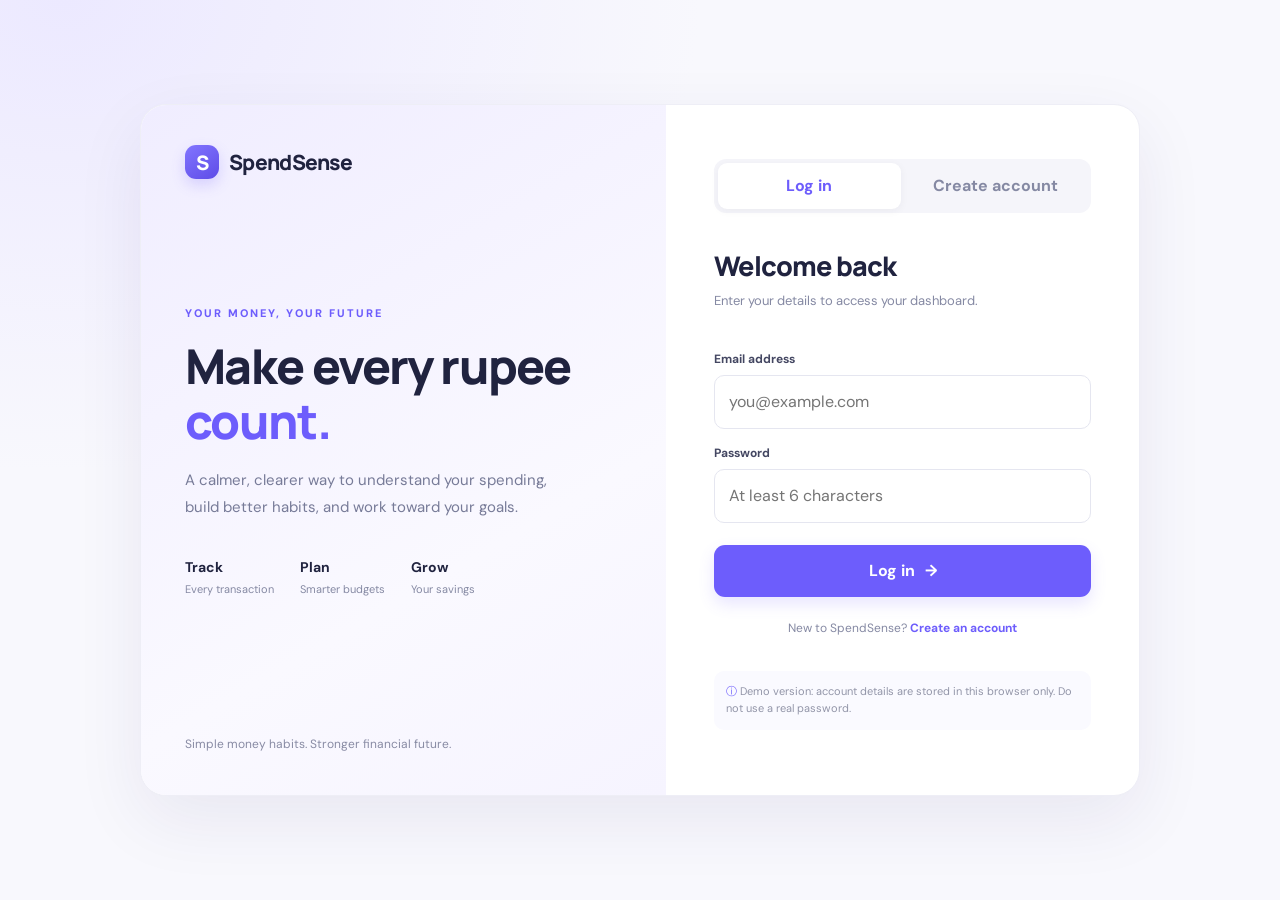
<file: login.html>
<!DOCTYPE html>
<html lang="en">
<head>
  <meta charset="UTF-8">
  <meta name="viewport" content="width=device-width, initial-scale=1.0">
  <title>SpendSense | Welcome</title>
  <link rel="stylesheet" href="style.css">
  <script src="auth.js" defer></script>
</head>
<body class="auth-page">
  <main class="auth-shell">
    <section class="auth-brand">
      <a class="brand" href="login.html">
        <span class="brand-mark">S</span> SpendSense
      </a>

      <div class="brand-copy">
        <span class="eyebrow">YOUR MONEY, YOUR FUTURE</span>
        <h1>Make every rupee<br><span>count.</span></h1>
        <p>
          A calmer, clearer way to understand your spending,
          build better habits, and work toward your goals.
        </p>

        <div class="mini-stats">
          <div><strong>Track</strong><small>Every transaction</small></div>
          <div><strong>Plan</strong><small>Smarter budgets</small></div>
          <div><strong>Grow</strong><small>Your savings</small></div>
        </div>
      </div>

      <p class="auth-footnote">
        Simple money habits. Stronger financial future.
      </p>
    </section>

    <section class="auth-panel">
      <div class="auth-tabs">
        <button class="auth-tab active" type="button" data-mode="login">Log in</button>
        <button class="auth-tab" type="button" data-mode="signup">Create account</button>
      </div>

      <div class="auth-heading">
        <h2 id="authTitle">Welcome back</h2>
        <p id="authSubtitle">Enter your details to access your dashboard.</p>
      </div>

      <form id="authForm">
        <label for="nameField" id="nameLabel" class="hidden">Full name</label>
        <input
          id="nameField"
          type="text"
          placeholder="Full name"
          autocomplete="name"
          class="hidden"
        >

        <label for="emailField">Email address</label>
        <input
          id="emailField"
          type="email"
          placeholder="you@example.com"
          autocomplete="email"
          required
        >

        <label for="passwordField">Password</label>
        <input
          id="passwordField"
          type="password"
          placeholder="At least 6 characters"
          autocomplete="current-password"
          minlength="6"
          required
        >

        <p id="authMessage" class="form-message" aria-live="polite"></p>

        <button class="btn btn-primary btn-full" id="authSubmit" type="submit">
          Log in <span>→</span>
        </button>
      </form>

      <p class="auth-switch" id="authSwitch">
        New to SpendSense?
        <button type="button" data-mode="signup">Create an account</button>
      </p>

      <p class="security-note">
        <span>ⓘ</span>
        Demo version: account details are stored in this browser only.
        Do not use a real password.
      </p>
    </section>
  </main>
</body>
</html>
</file>
<file: style.css>
@import url('https://fonts.googleapis.com/css2?family=DM+Sans:wght@400;500;600;700&family=Manrope:wght@400;500;600;700;800&display=swap');

:root {
  --purple: #6d5dfc;
  --purple-dark: #5747e8;
  --purple-soft: #f0eeff;
  --ink: #20233f;
  --muted: #8589a3;
  --line: #ececf4;
  --bg: #f7f8fc;
  --green: #22a879;
  --orange: #f49a48;
  --blue: #4c91f5;
  --shadow: 0 8px 28px rgba(38, 35, 87, .055);
}

* {
  box-sizing: border-box;
}

html {
  scroll-behavior: smooth;
  scroll-padding-top: 90px;
}

body {
  margin: 0;
  min-width: 320px;
  color: var(--ink);
  font-family: 'DM Sans', Arial, sans-serif;
  background: var(--bg);
  line-height: 1.5;
  overflow-x: hidden;
}

button,
input,
select {
  font: inherit;
}

button {
  cursor: pointer;
}

a {
  color: inherit;
  text-decoration: none;
}

.hidden {
  display: none !important;
}

.btn {
  border: 0;
  border-radius: 11px;
  padding: 12px 18px;
  font-weight: 700;
  display: inline-flex;
  align-items: center;
  justify-content: center;
  gap: 10px;
  transition: transform .2s, background .2s, box-shadow .2s;
}

.btn:hover {
  transform: translateY(-1px);
}

.btn-primary {
  background: var(--purple);
  color: #fff;
  box-shadow: 0 7px 16px rgba(109, 93, 252, .16);
}

.btn-primary:hover {
  background: var(--purple-dark);
}

.btn-soft {
  background: var(--purple-soft);
  color: var(--purple);
  padding: 10px 16px;
}

.btn-full {
  width: 100%;
}

.brand {
  display: inline-flex;
  align-items: center;
  gap: 10px;
  font: 800 21px 'Manrope', sans-serif;
  letter-spacing: -.7px;
}

.brand-mark {
  width: 34px;
  height: 34px;
  display: grid;
  place-items: center;
  border-radius: 11px;
  background: linear-gradient(145deg, #8275ff, #5e4ce7);
  color: #fff;
  font-size: 20px;
  box-shadow: 0 6px 14px #6d5dfc35;
}

.eyebrow {
  display: block;
  color: var(--purple);
  font-size: 11px;
  font-weight: 800;
  letter-spacing: 2px;
}

.panel,
.summary-card {
  background: #fff;
  border: 1px solid #eeeeF5;
  border-radius: 17px;
  box-shadow: var(--shadow);
}

/* =========================
   LOGIN AND SIGN-UP PAGE
========================= */

.auth-page {
  min-height: 100vh;
  display: grid;
  place-items: center;
  padding: 28px;
  background: radial-gradient(
    ellipse at 5% 0%,
    #ece9ff 0,
    transparent 37%
  ), #f8f8fd;
}

.auth-shell {
  width: min(100%, 1000px);
  min-height: 620px;
  display: grid;
  grid-template-columns: 1fr .9fr;
  background: #fff;
  border: 1px solid #eeeef6;
  border-radius: 26px;
  overflow: hidden;
  box-shadow: 0 24px 70px #29205e13;
}

.auth-brand {
  padding: 40px 44px 30px;
  background: linear-gradient(
    150deg,
    #f0edff,
    #faf9ff 65%,
    #f6f4ff
  );
  display: flex;
  flex-direction: column;
  justify-content: space-between;
  min-width: 0;
}

.brand-copy {
  margin: 48px 0;
}

.brand-copy h1 {
  font: 800 clamp(34px, 4vw, 48px)/1.14 'Manrope', sans-serif;
  letter-spacing: -1.7px;
  margin: 18px 0;
}

.brand-copy h1 span {
  color: var(--purple);
}

.brand-copy p {
  max-width: 390px;
  color: #777b98;
  font-size: 15px;
  line-height: 1.8;
}

.mini-stats {
  display: flex;
  gap: 26px;
  margin-top: 36px;
  flex-wrap: wrap;
}

.mini-stats div {
  display: grid;
  gap: 3px;
}

.mini-stats strong {
  font-size: 14px;
}

.mini-stats small {
  color: var(--muted);
  font-size: 11px;
}

.auth-footnote {
  font-size: 12px;
  color: #888ba4;
}

.auth-panel {
  padding: 54px 48px;
  display: flex;
  flex-direction: column;
  justify-content: center;
  min-width: 0;
}

.auth-tabs {
  display: flex;
  padding: 4px;
  border-radius: 12px;
  background: #f5f5fa;
  gap: 4px;
}

.auth-tab {
  flex: 1;
  border: 0;
  border-radius: 9px;
  padding: 11px;
  background: transparent;
  color: #8589a3;
  font-weight: 700;
}

.auth-tab.active {
  background: #fff;
  color: var(--purple);
  box-shadow: 0 2px 8px #20233f0d;
}

.auth-heading {
  margin: 34px 0 24px;
}

.auth-heading h2 {
  font: 800 27px 'Manrope', sans-serif;
  letter-spacing: -.8px;
  margin: 0 0 7px;
}

.auth-heading p {
  margin: 0;
  color: var(--muted);
  font-size: 13px;
}

.auth-panel form > label,
.modal form > label,
.goal-form label,
.budget-form label {
  display: block;
  margin: 15px 0 7px;
  font-size: 12px;
  font-weight: 700;
  color: #444762;
}

.auth-panel input,
.modal input:not([type=radio]),
.modal select,
.goal-form input,
.budget-form input,
.transaction-tools input,
.transaction-tools select {
  width: 100%;
  min-width: 0;
  border: 1px solid #e5e6f0;
  border-radius: 10px;
  background: #fff;
  color: var(--ink);
  padding: 12px 13px;
  outline: none;
  transition: border .2s, box-shadow .2s;
}

input:focus,
select:focus {
  border-color: #a59bff !important;
  box-shadow: 0 0 0 3px #6d5dfc16;
}

.auth-panel input {
  padding: 14px;
}

.auth-panel .btn {
  margin-top: 22px;
  padding: 14px;
}

.form-message {
  min-height: 0;
  font-size: 12px;
  margin: 8px 0 0;
  color: var(--muted);
}

.form-message:empty {
  display: none;
}

.form-message.error {
  color: #d84d61;
}

.form-message.success {
  color: var(--green);
}

.auth-switch {
  text-align: center;
  font-size: 12px;
  color: var(--muted);
  margin-top: 22px;
}

.auth-switch button {
  border: 0;
  background: none;
  color: var(--purple);
  font-weight: 700;
  padding: 0;
}

.security-note {
  font-size: 11px;
  color: #9295a8;
  background: #fafaff;
  border-radius: 10px;
  padding: 12px;
  line-height: 1.6;
  margin-top: 22px;
}

.security-note span {
  color: var(--purple);
}

/* =========================
   DASHBOARD LAYOUT
========================= */

.app-layout {
  min-height: 100vh;
  display: flex;
  align-items: stretch;
  width: 100%;
  max-width: 100%;
  overflow: clip;
}

.sidebar {
  width: 245px;
  flex: 0 0 245px;
  background: #fff;
  border-right: 1px solid var(--line);
  padding: 27px 17px 18px;
  display: flex;
  flex-direction: column;
  min-height: 100vh;
  position: sticky;
  top: 0;
  height: 100vh;
  z-index: 20;
}

.sidebar .brand {
  padding: 0 10px 35px;
  font-size: 19px;
}

.side-label {
  padding: 0 12px 12px;
  font-size: 10px;
  letter-spacing: 1.5px;
  font-weight: 800;
  color: #a2a5b8;
}

.side-nav {
  display: grid;
  gap: 5px;
}

.side-link {
  display: flex;
  align-items: center;
  gap: 12px;
  padding: 12px;
  border-radius: 10px;
  color: #777b96;
  font-size: 13px;
  font-weight: 600;
  transition: .2s;
}

.side-link > span {
  font-size: 18px;
  width: 22px;
  text-align: center;
}

.side-link:hover,
.side-link.active {
  background: var(--purple-soft);
  color: var(--purple);
}

.sidebar-bottom {
  margin-top: auto;
}

.sidebar-tip {
  padding: 16px 14px;
  margin: 20px 2px;
  background: linear-gradient(145deg, #f2efff, #faf9ff);
  border: 1px solid #eeebff;
  border-radius: 13px;
}

.tip-icon {
  display: grid;
  place-items: center;
  width: 27px;
  height: 27px;
  border-radius: 8px;
  background: #fff;
  color: var(--purple);
  margin-bottom: 12px;
}

.sidebar-tip strong {
  font-size: 12px;
}

.sidebar-tip p {
  font-size: 11px;
  color: #8589a3;
  line-height: 1.7;
  margin: 6px 0 0;
}

.logout-button {
  border: 0;
  background: transparent;
  width: 100%;
  text-align: left;
}

.profile-mini {
  border-top: 1px solid var(--line);
  margin-top: 8px;
  padding: 16px 5px 0;
  display: flex;
  align-items: center;
  gap: 10px;
  min-width: 0;
}

.avatar {
  width: 35px;
  height: 35px;
  flex: 0 0 35px;
  display: grid;
  place-items: center;
  border-radius: 50%;
  background: #e9e5ff;
  color: var(--purple);
  font-weight: 800;
}

.profile-copy {
  min-width: 0;
  display: grid;
  gap: 2px;
}

.profile-copy strong {
  font-size: 11px;
  overflow: hidden;
  text-overflow: ellipsis;
  white-space: nowrap;
}

.profile-copy small {
  font-size: 10px;
  color: var(--muted);
  overflow: hidden;
  text-overflow: ellipsis;
  white-space: nowrap;
}

.profile-dots {
  margin-left: auto;
  color: #9699ad;
}

/* Main content */

.main-content {
  flex: 1;
  min-width: 0;
  width: calc(100% - 245px);
  padding: 0 clamp(20px, 3.2vw, 48px) 22px;
  overflow: hidden;
}

.topbar {
  height: 70px;
  display: flex;
  align-items: center;
  justify-content: space-between;
  border-bottom: 1px solid var(--line);
  gap: 14px;
}

.breadcrumb {
  font-size: 12px;
  color: #999cb0;
}

.breadcrumb span {
  padding: 0 9px;
  color: #c5c6d2;
}

.breadcrumb strong {
  color: #454862;
}

.topbar-right {
  display: flex;
  align-items: center;
  gap: 14px;
}

.today-pill {
  font-size: 11px;
  color: #6f7390;
  background: #fff;
  border: 1px solid var(--line);
  border-radius: 9px;
  padding: 8px 12px;
}

.top-avatar {
  width: 32px;
  height: 32px;
  flex-basis: 32px;
}

.mobile-menu {
  display: none;
  border: 1px solid var(--line);
  background: #fff;
  border-radius: 9px;
  padding: 7px 10px;
  color: var(--ink);
}

.page-heading {
  display: flex;
  align-items: center;
  justify-content: space-between;
  gap: 20px;
  padding: 28px 0 22px;
}

.page-heading h1 {
  font: 800 clamp(25px, 2.3vw, 32px)/1.2 'Manrope', sans-serif;
  letter-spacing: -1px;
  margin: 8px 0;
}

.page-heading p {
  font-size: 13px;
  color: var(--muted);
  margin: 0;
}

/* Welcome banner */

.welcome-banner {
  min-height: 190px;
  display: flex;
  align-items: center;
  justify-content: space-between;
  gap: 20px;
  overflow: hidden;
  position: relative;
  padding: 24px 30px;
  border-radius: 17px;
  background: linear-gradient(
    110deg,
    #f0edff 0%,
    #f6f4ff 55%,
    #eae6ff 100%
  );
  border: 1px solid #e9e5ff;
}

.welcome-copy {
  position: relative;
  z-index: 2;
  min-width: 0;
}

.banner-label {
  font-size: 10px;
  letter-spacing: 1.5px;
  color: #7770cf;
  font-weight: 800;
}

.welcome-copy h2 {
  font: 800 clamp(22px, 2.2vw, 29px)/1.2 'Manrope', sans-serif;
  letter-spacing: -.8px;
  margin: 10px 0;
}

.welcome-copy p {
  font-size: 12px;
  color: #777b98;
  margin: 0;
  max-width: 380px;
}

.banner-art {
  height: 150px;
  width: 265px;
  flex: 0 0 265px;
  position: relative;
}

.art-circle {
  position: absolute;
  border-radius: 50%;
  background: #d9d2ff;
  opacity: .7;
}

.circle-one {
  width: 155px;
  height: 155px;
  right: 18px;
  top: -15px;
}

.circle-two {
  width: 100px;
  height: 100px;
  right: 0;
  top: 47px;
  background: #c5bcff;
}

.art-card {
  position: absolute;
  right: 26px;
  top: 18px;
  width: 185px;
  padding: 14px;
  border-radius: 13px;
  background: #fff;
  box-shadow: 0 10px 25px #5a4acb19;
  transform: rotate(-4deg);
  z-index: 2;
}

.art-card span {
  font-size: 8px;
  letter-spacing: .8px;
  color: #8c8eaa;
}

.art-card strong {
  display: block;
  font: 800 20px 'Manrope', sans-serif;
  margin: 5px 0 10px;
}

.art-line {
  height: 5px;
  width: 80%;
  border-radius: 10px;
  background: #e8e4ff;
}

.art-card small {
  display: block;
  color: #777b98;
  font-size: 8px;
  margin-top: 9px;
}

.art-coin {
  position: absolute;
  z-index: 3;
  right: 0;
  top: 5px;
  width: 37px;
  height: 37px;
  display: grid;
  place-items: center;
  border-radius: 50%;
  background: #7869fb;
  color: #fff;
  border: 4px solid #fff;
  font-weight: 800;
  box-shadow: 0 4px 12px #6d5dfc35;
}

/* Summary cards */

.summary-grid {
  display: grid;
  grid-template-columns: repeat(4, minmax(0, 1fr));
  gap: 15px;
  margin: 18px 0;
}

.summary-card {
  padding: 18px 17px;
  min-width: 0;
}

.summary-top {
  display: flex;
  justify-content: space-between;
  align-items: center;
  gap: 8px;
  font-size: 11px;
  font-weight: 600;
  color: #777b96;
}

.metric-icon {
  width: 30px;
  height: 30px;
  flex: 0 0 30px;
  display: grid;
  place-items: center;
  border-radius: 9px;
  font-weight: 800;
  font-size: 14px;
}

.metric-icon.purple {
  background: #f0edff;
  color: var(--purple);
}

.metric-icon.green {
  background: #e7f8f0;
  color: var(--green);
}

.metric-icon.orange {
  background: #fff2e7;
  color: var(--orange);
}

.metric-icon.blue {
  background: #eaf3ff;
  color: var(--blue);
}

.metric-value {
  display: block;
  font: 800 clamp(18px, 1.8vw, 24px) 'Manrope', sans-serif;
  letter-spacing: -.6px;
  margin: 14px 0 4px;
  overflow-wrap: anywhere;
}

.metric-note {
  font-size: 10px;
  color: #a0a2b4;
  margin: 0 0 14px;
}

.metric-bottom {
  border-top: 1px solid #f1f1f6;
  padding-top: 12px;
  font-size: 10px;
  color: #8589a3;
  display: flex;
  align-items: center;
  gap: 7px;
}

.metric-dot {
  width: 7px;
  height: 7px;
  border-radius: 50%;
}

.purple-dot { background: var(--purple); }
.green-dot { background: var(--green); }
.orange-dot { background: var(--orange); }
.blue-dot { background: var(--blue); }

/* Chart and budget panels */

.content-grid {
  display: grid;
  grid-template-columns: minmax(0, 1.25fr) minmax(280px, .85fr);
  gap: 16px;
  margin-bottom: 16px;
}

.panel {
  padding: 21px;
  min-width: 0;
}

.panel-heading {
  display: flex;
  align-items: flex-start;
  justify-content: space-between;
  gap: 12px;
}

.panel-heading h3 {
  font: 800 15px 'Manrope', sans-serif;
  margin: 0 0 5px;
  letter-spacing: -.25px;
}

.panel-heading p {
  font-size: 11px;
  color: var(--muted);
  margin: 0;
}

.panel-badge {
  font-size: 10px;
  color: #7770cf;
  background: #f2efff;
  padding: 7px 10px;
  border-radius: 8px;
  white-space: nowrap;
}

.chart-wrap {
  height: 180px;
  max-width: 100%;
  position: relative;
  margin: 15px auto 10px;
}

.chart-wrap canvas {
  position: relative;
  z-index: 1;
}

.chart-empty {
  position: absolute;
  inset: 0;
  display: grid;
  place-items: center;
  text-align: center;
  max-width: 230px;
  margin: auto;
  color: #9a9db0;
  font-size: 11px;
  z-index: 2;
  pointer-events: none;
}

.legend-list {
  display: grid;
  gap: 10px;
  margin-top: 12px;
}

.legend-row,
.legend-row > span {
  display: flex;
  align-items: center;
  justify-content: space-between;
  gap: 10px;
}

.legend-row {
  font-size: 11px;
  color: #777b96;
}

.legend-row > span {
  justify-content: flex-start;
}

.legend-row i {
  display: inline-block;
  width: 8px;
  height: 8px;
  border-radius: 3px;
}

.legend-row strong {
  color: #424660;
  font-size: 11px;
}

.panel-emoji {
  width: 31px;
  height: 31px;
  display: grid;
  place-items: center;
  border-radius: 9px;
  background: var(--purple-soft);
  color: var(--purple);
}

.budget-number {
  display: flex;
  align-items: baseline;
  gap: 8px;
  margin: 26px 0 14px;
}

.budget-number strong {
  font: 800 26px 'Manrope', sans-serif;
  letter-spacing: -.8px;
}

.budget-number span {
  font-size: 11px;
  color: var(--muted);
}

.progress-track {
  width: 100%;
  height: 8px;
  background: #f0eff8;
  border-radius: 30px;
  overflow: hidden;
}

.progress-fill {
  height: 100%;
  background: linear-gradient(90deg, #7768ff, #9a8dff);
  border-radius: 30px;
  transition: width .25s;
}

.progress-fill.over-budget {
  background: #e85e70;
}

.budget-foot {
  display: flex;
  justify-content: space-between;
  gap: 8px;
  margin-top: 10px;
  font-size: 10px;
  color: #8589a3;
}

.budget-foot span:first-child {
  font-weight: 700;
  color: #4e526e;
}

.budget-form {
  margin-top: 25px;
  padding-top: 16px;
  border-top: 1px solid var(--line);
}

.budget-form label {
  margin-top: 0;
}

.inline-form {
  display: flex;
  gap: 8px;
}

.inline-form input {
  flex: 1;
}

.budget-form small {
  display: block;
  color: var(--muted);
  font-size: 10px;
  margin-top: 5px;
}

/* Transactions */

.lower-grid {
  grid-template-columns: minmax(0, 1.25fr) minmax(280px, .85fr);
}

.transaction-heading {
  align-items: center;
}

.text-button {
  border: 0;
  background: transparent;
  color: var(--purple);
  font-weight: 700;
  font-size: 11px;
  white-space: nowrap;
}

.transaction-tools {
  display: flex;
  gap: 9px;
  margin: 19px 0 12px;
}

.transaction-tools input {
  flex: 1;
  font-size: 11px;
  padding: 10px 12px;
}

.transaction-tools select {
  width: 120px;
  font-size: 11px;
  padding: 10px;
}

.table-scroll {
  overflow-x: auto;
  width: 100%;
}

table {
  width: 100%;
  border-collapse: collapse;
  text-align: left;
  white-space: nowrap;
}

thead th {
  font-size: 9px;
  text-transform: uppercase;
  letter-spacing: .7px;
  color: #a0a2b4;
  font-weight: 700;
  padding: 12px 8px;
  border-bottom: 1px solid var(--line);
}

tbody td {
  padding: 13px 8px;
  border-bottom: 1px solid #f2f2f7;
  font-size: 10px;
}

tbody tr:last-child td {
  border-bottom: 0;
}

.transaction-name {
  display: flex;
  align-items: center;
  gap: 9px;
}

.transaction-icon {
  width: 29px;
  height: 29px;
  flex: 0 0 29px;
  display: grid;
  place-items: center;
  border-radius: 9px;
  font-size: 13px;
  font-weight: 800;
}

.transaction-icon.income {
  color: var(--green);
  background: #e7f8f0;
}

.transaction-icon.expense {
  color: var(--orange);
  background: #fff2e7;
}

.transaction-name strong {
  display: block;
  font-size: 10px;
  max-width: 140px;
  overflow: hidden;
  text-overflow: ellipsis;
}

.transaction-name small {
  display: block;
  color: #a0a2b4;
  font-size: 9px;
  margin-top: 2px;
}

.category-chip {
  display: inline-block;
  padding: 5px 8px;
  border-radius: 7px;
  background: #f5f5fa;
  color: #777b96;
  font-size: 9px;
}

.date-cell {
  color: #8589a3;
}

.amount-cell {
  font-weight: 800;
  font-size: 10px;
}

.amount-cell.income {
  color: var(--green);
}

.amount-cell.expense {
  color: #e27b4b;
}

.delete-btn {
  border: 0;
  background: transparent;
  color: #a1a4b6;
  font-size: 19px;
  line-height: 1;
  padding: 3px 5px;
  border-radius: 5px;
}

.delete-btn:hover {
  background: #fff0f1;
  color: #d84d61;
}

.empty-row {
  text-align: center;
  color: #9a9db0;
  padding: 28px 8px;
  white-space: normal;
}

/* Savings goals */

.goal-form {
  margin-top: 16px;
}

.goal-form label {
  margin-top: 12px;
}

.goal-form input {
  padding: 10px 11px;
  font-size: 11px;
}

.goal-input-row {
  display: grid;
  grid-template-columns: 1fr 1fr;
  gap: 10px;
}

.goal-form .btn {
  margin-top: 15px;
  padding: 11px;
  font-size: 11px;
}

.goal-list {
  margin-top: 16px;
  display: grid;
  gap: 12px;
}

.goal-empty {
  font-size: 11px;
  color: #9a9db0;
  text-align: center;
  padding: 18px 8px;
  border: 1px dashed #e7e7f0;
  border-radius: 10px;
}

.goal-item {
  border: 1px solid #f0f0f6;
  border-radius: 11px;
  padding: 12px;
}

.goal-item-top {
  display: flex;
  align-items: center;
  gap: 9px;
}

.goal-symbol {
  width: 30px;
  height: 30px;
  display: grid;
  place-items: center;
  border-radius: 9px;
  background: #f0edff;
  color: var(--purple);
}

.goal-info {
  flex: 1;
  min-width: 0;
}

.goal-info strong {
  display: block;
  font-size: 11px;
  overflow-wrap: anywhere;
}

.goal-info small {
  display: block;
  color: var(--muted);
  font-size: 9px;
  margin-top: 3px;
}

.goal-progress {
  height: 6px;
  margin-top: 12px;
}

.goal-meta {
  display: flex;
  justify-content: space-between;
  gap: 8px;
  color: #8589a3;
  font-size: 9px;
  margin-top: 7px;
}

/* Footer */

.app-footer {
  text-align: center;
  color: #999cb0;
  font-size: 11px;
  padding: 18px 0 6px;
}

.app-footer span {
  color: #f07c9b;
}

.app-footer small {
  display: block;
  margin-top: 5px;
  font-size: 10px;
}

/* Add transaction modal */

.modal-open {
  overflow: hidden;
}

.modal-backdrop {
  position: fixed;
  inset: 0;
  z-index: 100;
  background: #22213d75;
  display: grid;
  place-items: center;
  padding: 18px;
  overflow-y: auto;
}

.modal-backdrop[hidden] {
  display: none;
}

.modal {
  width: min(100%, 480px);
  background: #fff;
  border-radius: 20px;
  padding: 27px;
  box-shadow: 0 25px 80px #19173535;
  margin: auto;
}

.modal-heading {
  display: flex;
  justify-content: space-between;
  gap: 14px;
  align-items: flex-start;
  margin-bottom: 18px;
}

.modal-heading h2 {
  font: 800 24px 'Manrope', sans-serif;
  margin: 7px 0 4px;
}

.modal-heading p {
  font-size: 12px;
  color: var(--muted);
  margin: 0;
}

.close-modal {
  border: 0;
  border-radius: 9px;
  background: #f5f5fa;
  color: #747891;
  font-size: 25px;
  width: 34px;
  height: 34px;
  line-height: 1;
}

.type-choice {
  display: grid;
  grid-template-columns: 1fr 1fr;
  gap: 9px;
}

.type-choice label {
  margin: 0 !important;
}

.type-choice input {
  position: absolute;
  opacity: 0;
  pointer-events: none;
}

.type-choice span {
  display: block;
  text-align: center;
  padding: 11px;
  border: 1px solid #e7e7f0;
  border-radius: 10px;
  color: #777b96;
  font-size: 12px;
  font-weight: 700;
}

.type-choice input:checked + span {
  border-color: #9e94ff;
  background: #f3f0ff;
  color: var(--purple);
}

.form-two-col {
  display: grid;
  grid-template-columns: 1fr 1fr;
  gap: 12px;
}

.modal .btn {
  margin-top: 18px;
  padding: 13px;
}

/* =========================
   RESPONSIVE DESIGN
========================= */

@media (min-width: 1500px) {
  .main-content {
    padding-left: 52px;
    padding-right: 52px;
  }

  .summary-grid {
    gap: 18px;
  }

  .summary-card {
    padding: 21px;
  }
}

@media (max-width: 1100px) {
  .sidebar {
    width: 215px;
    flex-basis: 215px;
  }

  .main-content {
    width: calc(100% - 215px);
    padding-left: 22px;
    padding-right: 22px;
  }

  .summary-grid {
    grid-template-columns: repeat(2, minmax(0, 1fr));
  }

  .content-grid,
  .lower-grid {
    grid-template-columns: minmax(0, 1fr) minmax(0, 1fr);
  }

  .welcome-banner {
    padding: 22px;
  }

  .banner-art {
    transform: scale(.9);
    transform-origin: right center;
    margin-left: -15px;
  }
}

@media (max-width: 800px) {
  .sidebar {
    position: fixed;
    left: 0;
    top: 0;
    transform: translateX(-105%);
    transition: transform .25s;
    box-shadow: 15px 0 40px #25204c15;
  }

  .sidebar.sidebar-open {
    transform: translateX(0);
  }

  .main-content {
    width: 100%;
    padding: 0 20px 20px;
  }

  .mobile-menu {
    display: inline-flex;
  }

  .topbar {
    height: 62px;
  }

  .breadcrumb {
    margin-right: auto;
  }

  .content-grid,
  .lower-grid {
    grid-template-columns: minmax(0, 1fr);
  }

  .welcome-banner {
    min-height: 175px;
  }

  .banner-art {
    transform: scale(.82);
    margin-right: -20px;
  }

  .summary-card {
    padding: 16px;
  }

  .page-heading {
    padding-top: 23px;
  }
}

@media (max-width: 560px) {
  .main-content {
    padding: 0 13px 16px;
  }

  .topbar {
    gap: 9px;
  }

  .today-pill {
    display: none;
  }

  .page-heading {
    align-items: flex-start;
    flex-direction: column;
    gap: 14px;
  }

  .page-heading .btn {
    width: 100%;
  }

  .welcome-banner {
    padding: 20px;
    min-height: 165px;
  }

  .welcome-copy h2 {
    font-size: 23px;
  }

  .welcome-copy p {
    font-size: 11px;
    max-width: 240px;
  }

  .banner-art {
    position: absolute;
    right: -95px;
    opacity: .36;
    transform: scale(.8);
  }

  .welcome-copy {
    max-width: 100%;
  }

  .summary-grid {
    gap: 10px;
    margin: 12px 0;
  }

  .summary-card {
    padding: 13px 11px;
  }

  .summary-top {
    font-size: 10px;
  }

  .metric-icon {
    width: 26px;
    height: 26px;
    flex-basis: 26px;
  }

  .metric-value {
    font-size: 18px;
    margin-top: 11px;
  }

  .metric-note {
    font-size: 9px;
  }

  .metric-bottom {
    font-size: 9px;
  }

  .panel {
    padding: 16px;
  }

  .transaction-tools {
    flex-direction: column;
  }

  .transaction-tools select {
    width: 100%;
  }

  .transaction-heading {
    align-items: flex-start;
  }

  .panel-heading h3 {
    font-size: 14px;
  }

  .form-two-col {
    grid-template-columns: 1fr;
  }

  .modal {
    padding: 20px;
  }

  .auth-page {
    padding: 12px;
  }

  .auth-shell {
    grid-template-columns: 1fr;
    min-height: auto;
    border-radius: 20px;
  }

  .auth-brand {
    padding: 25px 25px 15px;
  }

  .brand-copy {
    margin: 28px 0 18px;
  }

  .brand-copy h1 {
    font-size: 35px;
  }

  .brand-copy p {
    font-size: 13px;
  }

  .mini-stats {
    margin-top: 22px;
    gap: 17px;
  }

  .auth-footnote {
    margin-bottom: 0;
  }

  .auth-panel {
    padding: 28px 24px 25px;
  }

  .auth-heading {
    margin: 24px 0 16px;
  }

  .auth-heading h2 {
    font-size: 24px;
  }
}

@media (prefers-reduced-motion: reduce) {
  *,
  *::before,
  *::after {
    scroll-behavior: auto !important;
    transition: none !important;
  }
}
</file>
